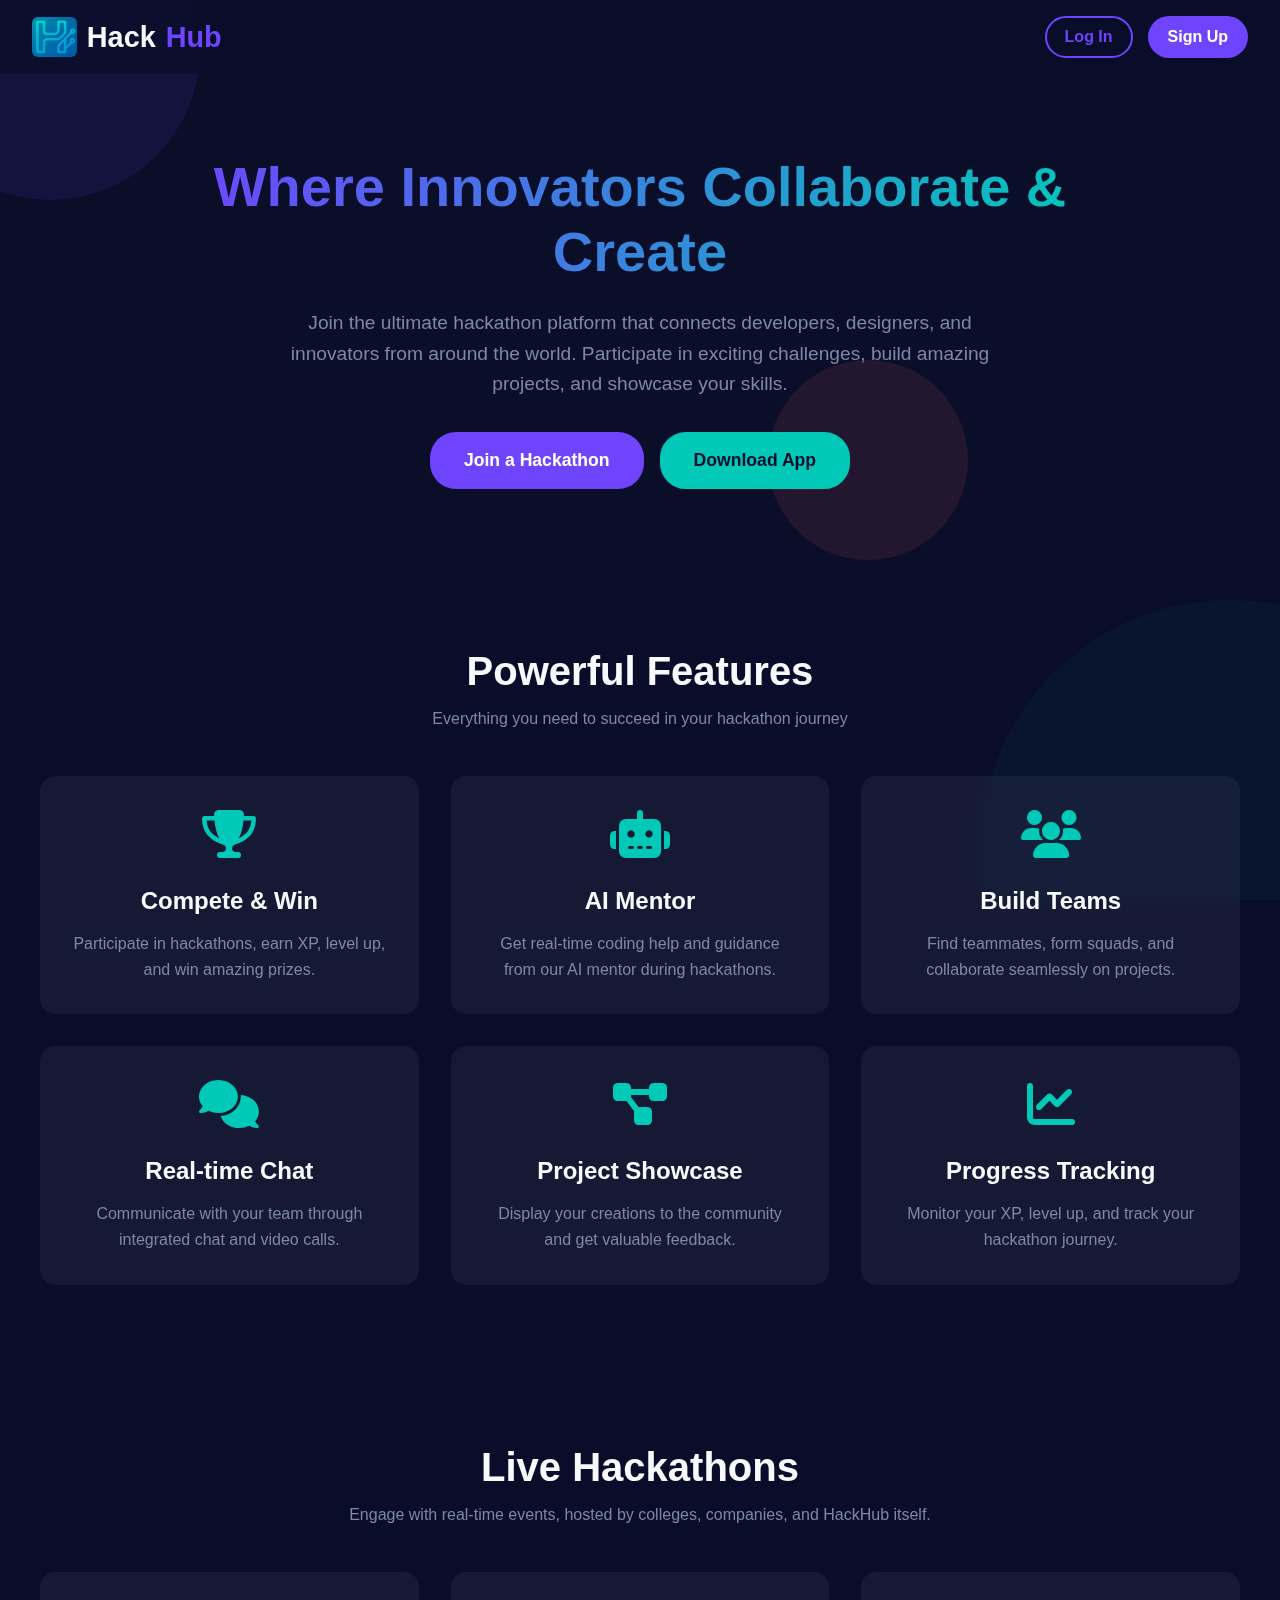
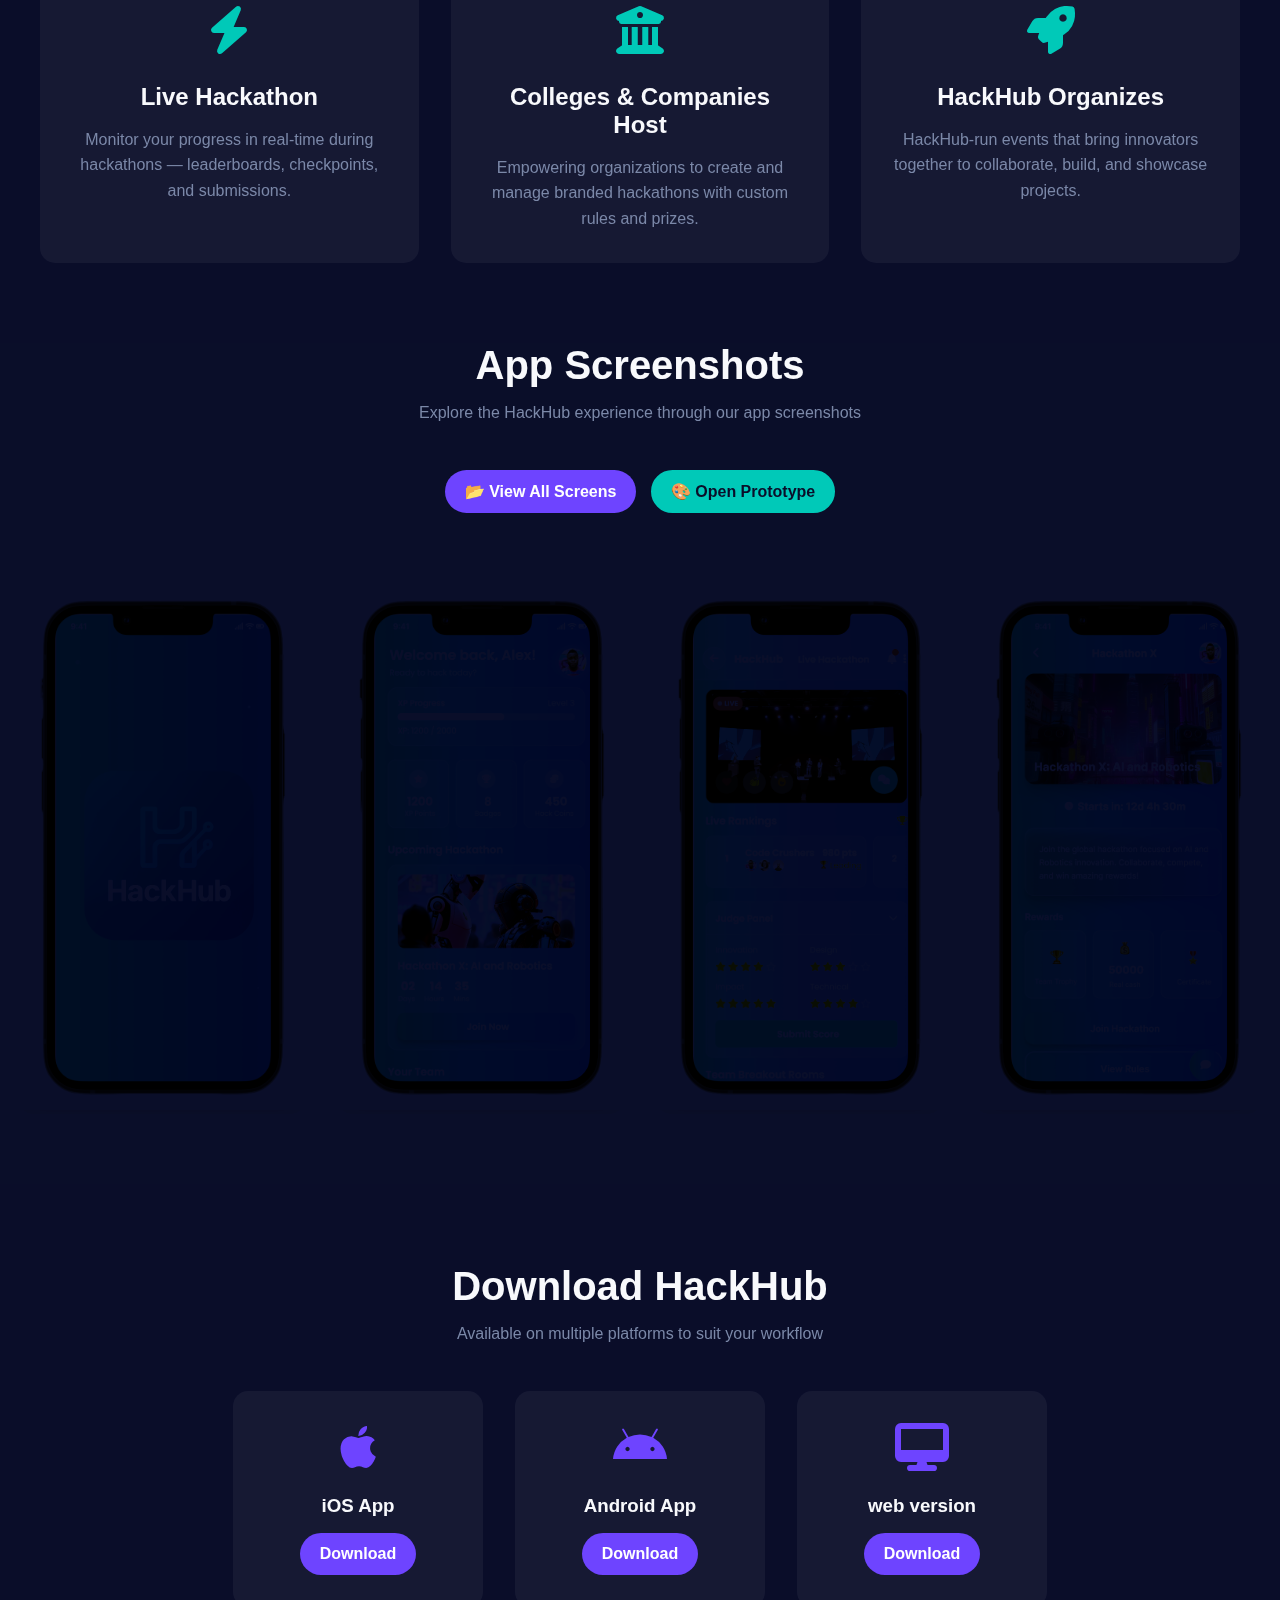
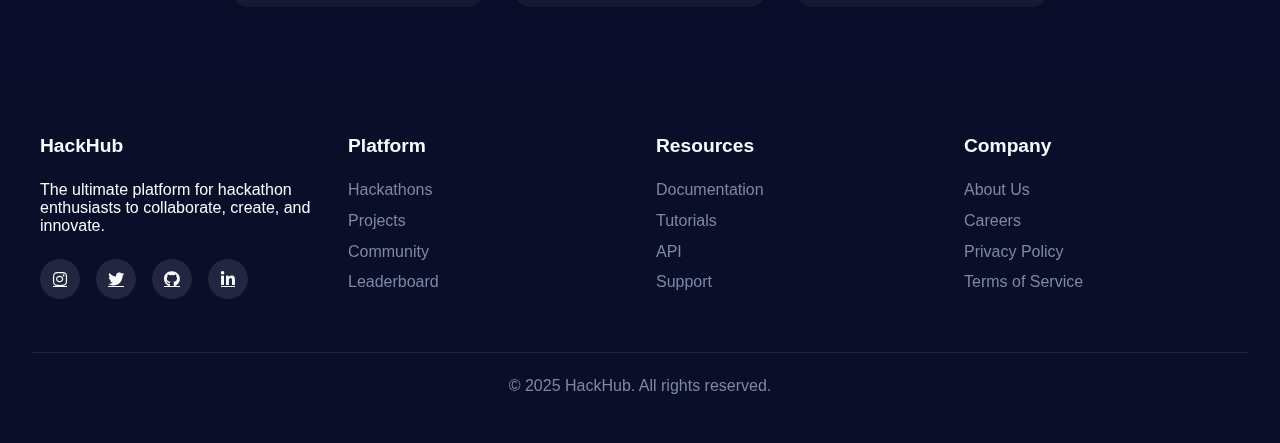
<file: index.html>
<!DOCTYPE html>
<html lang="en">
<head>
  <meta charset="UTF-8">
  <meta name="viewport" content="width=device-width, initial-scale=1.0, maximum-scale=1.0, user-scalable=no">

  <!-- Google Search Console Verification -->
  <meta name="google-site-verification" content="nk59UqVS5lPei_d_K3kQu-CgnUGGtVU1hQIScVWIwqo" />

  <!-- Title & SEO -->
  <title>HackHub - Where Innovators Collaborate</title>
  <meta name="description" content="HackHub is a hackathon platform by Bilson Digal. Discover hackathon events, build hackathon apps, and collaborate with innovators worldwide.">
  <meta name="keywords" content="Bilson Digal, Hackathon, Hackathon Event, Hackathon App, HackHub, Innovators">
  <meta name="author" content="Bilson Digal">

  <!-- Open Graph (Preview for social media) -->
  <meta property="og:title" content="HackHub - Where Innovators Collaborate">
  <meta property="og:description" content="HackHub is a hackathon platform by Bilson Digal. Discover hackathon events, build hackathon apps, and collaborate with innovators worldwide.">
  <meta property="og:url" content="https://bilsond58.github.io/Hackathon-new-/">
  <meta property="og:type" content="website">
  <meta property="og:image" content="https://bilsond58.github.io/Hackathon-new-/images/logo.png">

  <!-- Google Analytics (replace G-XXXXXXXXXX with your ID) -->
  <script async src="https://www.googletagmanager.com/gtag/js?id=G-XXXXXXXXXX"></script>
  <script>
    window.dataLayer = window.dataLayer || [];
    function gtag(){dataLayer.push(arguments);}
    gtag('js', new Date());
    gtag('config', 'G-XXXXXXXXXX');
  </script>

  <!-- Google AdSense (replace ca-pub-XXXXXXXXXXXX with your ID) -->
  <script data-ad-client="ca-pub-XXXXXXXXXXXX" async
    src="https://pagead2.googlesyndication.com/pagead/js/adsbygoogle.js"></script>

  <!-- Favicon -->
  <link rel="icon" type="image/png" href="images/logo.png">

  <!-- Styles -->
  <link rel="stylesheet" href="style.css">
  <link rel="stylesheet" href="https://cdnjs.cloudflare.com/ajax/libs/font-awesome/6.4.0/css/all.min.css">
</head>
<body>
  <!-- Animated Background -->
  <div class="background-animation">
    <div class="circle"></div>
    <div class="circle"></div>
    <div class="circle"></div>
  </div>

  <!-- Header -->
  <header>
    <div class="logo">
      <img src="images/logo.png" alt="logo, a stylized icon representing innovation and collaboration">
      Hack<span>Hub</span>
    </div>

    <div class="auth-buttons">
      <a href="login.html" class="btn btn-outline" id="loginBtn">Log In</a>
      <a href="signup.html" class="btn btn-primary" id="signupBtn">Sign Up</a>
      <!-- Profile Avatar (hidden by default) -->
      <a href="profile.html" id="profileBtn" class="avatar" style="display: none;">
        <span id="avatarInitial">U</span> </a> </div>

      

  </header>

  <!-- Hero Section -->
  <section class="hero">
    <h1>Where Innovators Collaborate & Create</h1>
    <p>Join the ultimate hackathon platform that connects developers, designers, and innovators from around the world. Participate in exciting challenges, build amazing projects, and showcase your skills.</p>
    <div class="hero-buttons">
      <a href="coming-soon.html" class="btn btn-primary btn-large">Join a Hackathon</a>
      <a href="coming-soon.html" class="btn btn-secondary btn-large">Download App</a>
    </div>
  </section>

  <!-- Features Section -->
  <section class="features">
    <div class="section-title">
      <h2>Powerful Features</h2>
      <p>Everything you need to succeed in your hackathon journey</p>
    </div>
    <div class="features-grid">
      <div class="feature-card">
        <div class="feature-icon"><i class="fas fa-trophy"></i></div>
        <h3>Compete & Win</h3>
        <p>Participate in hackathons, earn XP, level up, and win amazing prizes.</p>
      </div>
      <div class="feature-card">
        <div class="feature-icon"><i class="fas fa-robot"></i></div>
        <h3>AI Mentor</h3>
        <p>Get real-time coding help and guidance from our AI mentor during hackathons.</p>
      </div>
      <div class="feature-card">
        <div class="feature-icon"><i class="fas fa-users"></i></div>
        <h3>Build Teams</h3>
        <p>Find teammates, form squads, and collaborate seamlessly on projects.</p>
      </div>
      <div class="feature-card">
        <div class="feature-icon"><i class="fas fa-comments"></i></div>
        <h3>Real-time Chat</h3>
        <p>Communicate with your team through integrated chat and video calls.</p>
      </div>
      <div class="feature-card">
        <div class="feature-icon"><i class="fas fa-project-diagram"></i></div>
        <h3>Project Showcase</h3>
        <p>Display your creations to the community and get valuable feedback.</p>
      </div>
      <div class="feature-card">
        <div class="feature-icon"><i class="fas fa-chart-line"></i></div>
        <h3>Progress Tracking</h3>
        <p>Monitor your XP, level up, and track your hackathon journey.</p>
      </div>
    </div>
  </section>

  <!-- Live Hackathons Section -->
  <section class="features">
    <div class="section-title">
      <h2>Live Hackathons</h2>
      <p>Engage with real-time events, hosted by colleges, companies, and HackHub itself.</p>
    </div>
    <div class="features-grid">
      <div class="feature-card">
        <div class="feature-icon"><i class="fas fa-bolt"></i></div>
        <h3>Live Hackathon</h3>
        <p>Monitor your progress in real-time during hackathons — leaderboards, checkpoints, and submissions.</p>
      </div>
      <div class="feature-card">
        <div class="feature-icon"><i class="fas fa-university"></i></div>
        <h3>Colleges & Companies Host</h3>
        <p>Empowering organizations to create and manage branded hackathons with custom rules and prizes.</p>
      </div>
      <div class="feature-card">
        <div class="feature-icon"><i class="fas fa-rocket"></i></div>
        <h3>HackHub Organizes</h3>
        <p>HackHub-run events that bring innovators together to collaborate, build, and showcase projects.</p>
      </div>
    </div>
  </section>

  <!-- App Screenshots -->
  <section class="App Screendhots">
    <div class="section-title">
      <h2>App Screenshots</h2>
      <p>Explore the HackHub experience through our app screenshots</p>
    </div>
    <div class="screenshot-links" style="text-align:center; margin-top:20px;">
      <a href="https://drive.google.com/drive/folders/1ISqruEp16r0o3ZiMeb3THRw83L9IX_t4?usp=share_link" target="_blank" class="btn btn-primary" style="margin-right:10px;">📂 View All Screens</a>
      <a href="https://www.figma.com/proto/5ElvDatIzzz4LSKOq4l4Qy/Untitled?node-id=0-1&t=fASoQHqJ5v7cLvnf-1" target="_blank" class="btn btn-secondary">🎨 Open Prototype</a>
    </div>
    <div class="screenshot-gallery">
      <div class="screenshot-card"><img src="images/screenshot1.png" alt="Screenshot1"></div>
      <div class="screenshot-card"><img src="images/screenshot2.png" alt="Screenshot2"></div>
      <div class="screenshot-card"><img src="images/screenshot3.png" alt="Screenshot3"></div>
      <div class="screenshot-card"><img src="images/screenshot4.png" alt="Screenshot4"></div>
    </div>
  </section> 

  <!-- Download Section -->
  <section class="download">
    <div class="section-title">
      <h2>Download HackHub</h2>
      <p>Available on multiple platforms to suit your workflow</p>
    </div>
    <div class="download-options">
      <div class="download-card">
        <i class="fab fa-apple"></i>
        <h3>iOS App</h3>
        <a href="coming-soon.html" class="btn btn-primary">Download</a>
      </div>
      <div class="download-card">
        <i class="fab fa-android"></i>
        <h3>Android App</h3>
        <a href="coming-soon.html" class="btn btn-primary">Download</a>
      </div>
      <div class="download-card">
        <i class="fas fa-desktop"></i>
        <h3>web version</h3>
        <a href="coming-soon.html" class="btn btn-primary">Download</a>
      </div>
    </div>
  </section>

  <!-- Footer -->
  <footer>
    <div class="footer-content">
      <div class="footer-column">
        <h3>HackHub</h3>
        <p>The ultimate platform for hackathon enthusiasts to collaborate, create, and innovate.</p>
        <div class="social-icons">
          <a href="https://www.instagram.com/bilsonn_____?igsh=d2M5ZDR6Z280ZmN6" target="_blank"><i class="fab fa-instagram"></i></a>
          <a href="https://bilsond58.github.io/FasalHaat-project-/" target="_blank"><i class="fab fa-twitter"></i></a>
          <a href="https://github.com/Bilsond58" target="_blank"><i class="fab fa-github"></i></a>
          <a href="https://www.linkedin.com/in/bilson-digal-099853368/" target="_blank"><i class="fab fa-linkedin-in"></i></a>
        </div>
      </div>
      <div class="footer-column">
        <h3>Platform</h3>
        <ul>
          <li><a href="#">Hackathons</a></li>
          <li><a href="#">Projects</a></li>
          <li><a href="#">Community</a></li>
          <li><a href="#">Leaderboard</a></li>
        </ul>
      </div>
      <div class="footer-column">
        <h3>Resources</h3>
        <ul>
          <li><a href="#">Documentation</a></li>
          <li><a href="#">Tutorials</a></li>
          <li><a href="#">API</a></li>
          <li><a href="#">Support</a></li>
        </ul>
      </div>
      <div class="footer-column">
        <h3>Company</h3>
        <ul>
          <li><a href="#">About Us</a></li>
          <li><a href="#">Careers</a></li>
          <li><a href="#">Privacy Policy</a></li>
          <li><a href="#">Terms of Service</a></li>
        </ul>
      </div>
    </div>
    <div class="copyright">
      <p>&copy; 2025 HackHub. All rights reserved.</p>
    </div>
  </footer>

  <!-- Scripts -->
  <script src="script.js"></script>
  <script>
  document.addEventListener("DOMContentLoaded", () => {
    const isLoggedIn = localStorage.getItem("isLoggedIn");
    const userEmail = localStorage.getItem("userEmail");

    const loginBtn = document.getElementById("loginBtn");
    const signupBtn = document.getElementById("signupBtn");
    const profileBtn = document.getElementById("profileBtn");
    const avatarInitial = document.getElementById("avatarInitial");
    const profileMenu = document.querySelector(".profile-menu");
    const profileAvatar = document.getElementById("profileAvatar");
    const logoutLink = document.getElementById("logoutLink");

    if (isLoggedIn === "true" && userEmail) {
      if (loginBtn) loginBtn.style.display = "none";
      if (signupBtn) signupBtn.style.display = "none";
      if (profileBtn) profileBtn.style.display = "inline-flex";
      if (profileMenu) profileMenu.style.display = "block";

      const initial = userEmail.charAt(0).toUpperCase();
      if (avatarInitial) avatarInitial.textContent = initial;
      if (profileAvatar) profileAvatar.textContent = initial;
    }

    if (logoutLink) {
      logoutLink.addEventListener("click", (e) => {
        e.preventDefault();
        localStorage.removeItem("isLoggedIn");
        localStorage.removeItem("userEmail");
        window.location.reload();
      });
    }

    if (profileAvatar) {
      profileAvatar.addEventListener("click", () => {
        const dropdown = document.getElementById("profileDropdown");
        dropdown.classList.toggle("open");
      });
    }
  });
  </script>
</body>
</html>
<!-- Made with ❤️ by Bilson Digal -->
</file>
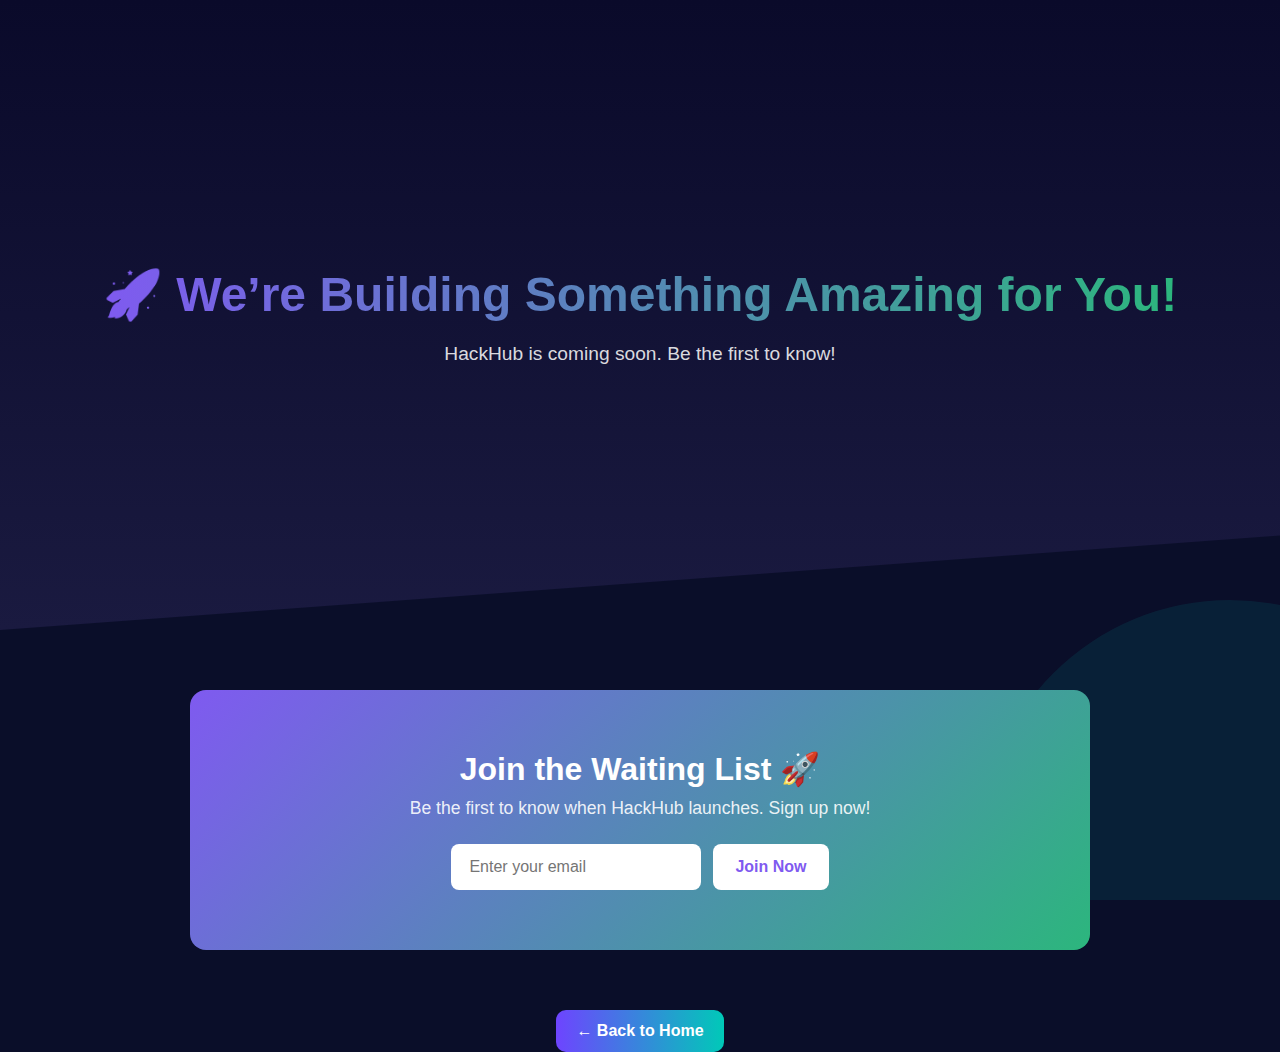
<file: coming-soon.html>
<!DOCTYPE html>
<html lang="en">
<head>
  <meta charset="UTF-8">
  <meta name="viewport" content="width=device-width, initial-scale=1.0">
  <title>HackHub – Coming Soon!</title>
  <link rel="stylesheet" href="style.css">
  <link rel="stylesheet" href="https://cdnjs.cloudflare.com/ajax/libs/font-awesome/6.4.0/css/all.min.css">
</head>
<body>

  <!-- Animated Background -->
  <div class="background-animation">
    <div class="circle"></div>
    <div class="circle"></div>
    <div class="circle"></div>
  </div>

  <!-- Coming Soon Header Section -->
<header class="coming-soon-hero">
  <div class="coming-soon-content">
    <h1>🚀 We’re Building Something Amazing for You!</h1>
    <p>HackHub is coming soon. Be the first to know!</p>
  </div>
</header>

  <!-- Waiting List Section -->
<section id="waiting-list" class="waiting-list">
  <h2>Join the Waiting List 🚀</h2>
  <p>Be the first to know when HackHub launches. Sign up now!</p>
  <form class="waiting-form">
    <input type="email" placeholder="Enter your email" required>
    <button type="submit">Join Now</button>
  </form>
</section>

  <!-- Footer Back Button -->
  <!-- Back to Home Button -->
<div class="back-home">
  <a href="index.html">← Back to Home</a>
</div>

</body>
</html>
</file>
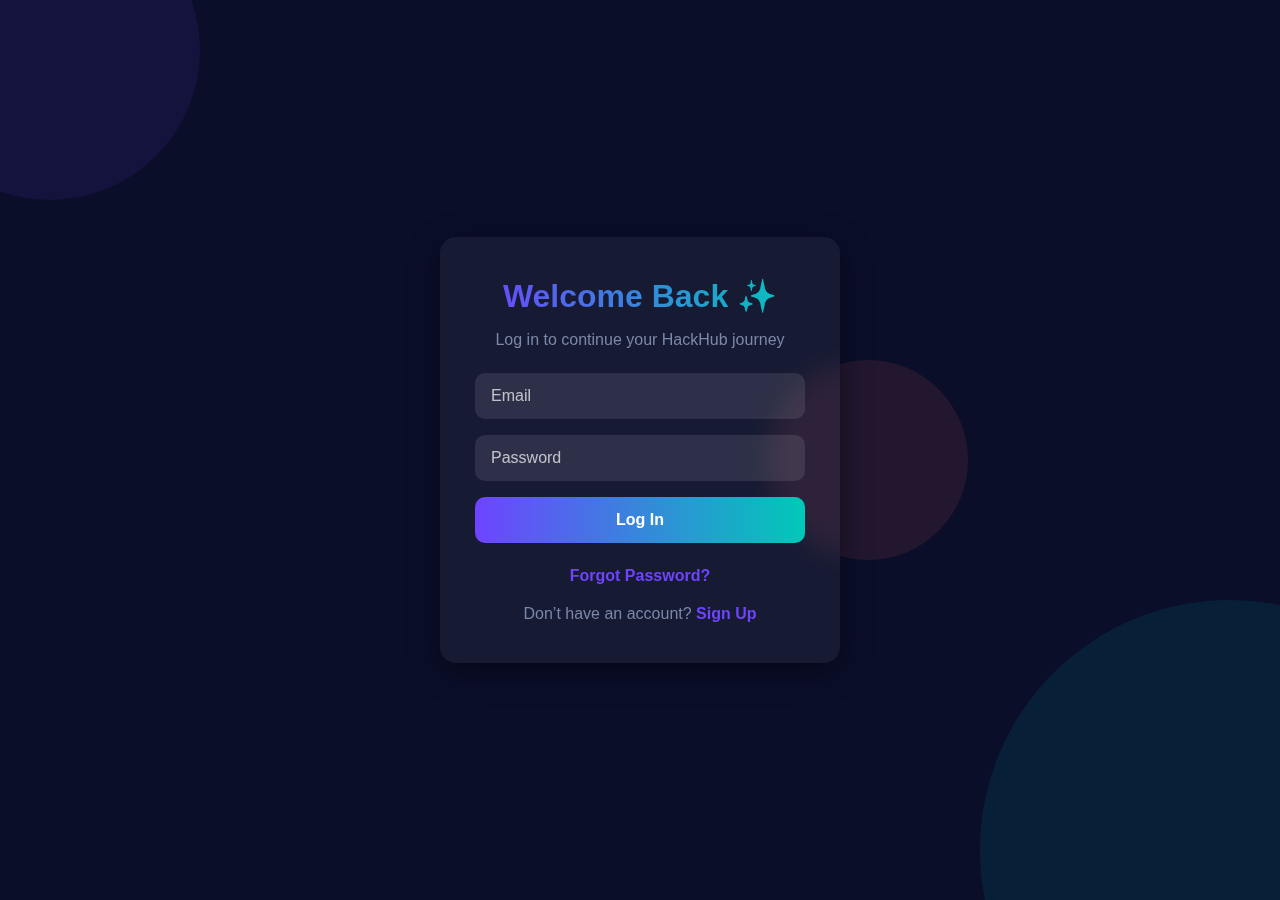
<file: login.html>
<!DOCTYPE html>
<html lang="en">
<head>
  <meta charset="UTF-8">
  <meta name="viewport" content="width=device-width, initial-scale=1.0">
  <title>HackHub - Login</title>
  <link rel="stylesheet" href="style.css">
</head>
<body>
  <!-- Background circles -->
  <div class="background-animation">
    <div class="circle"></div>
    <div class="circle"></div>
    <div class="circle"></div>
  </div>

  <!-- Center Wrapper -->
  <div class="auth-wrapper">
    <!-- Auth Box -->
    <div class="auth-box">
      <h1>Welcome Back ✨</h1>
      <p>Log in to continue your HackHub journey</p>

      <!-- ✅ Single Login Form -->
      <form id="login-form">
        <input type="email" name="Email" placeholder="Email" required>
        <input type="password" name="Password" placeholder="Password" required>
        <button type="submit">Log In</button>
      </form>

      <!-- Message box for success/error -->
      <p id="login-message"></p>

      <!-- 🔹 Extra links -->
      <div class="extra">
        <a href="forgot-password.html" class="btn-link">Forgot Password?</a>
      </div>
      <div class="extra">
        Don’t have an account? <a href="signup.html">Sign Up</a>
      </div>
    </div>
  </div>

  <!-- ✅ Script at the bottom -->
  <script>
  document.addEventListener("DOMContentLoaded", () => {
    const loginForm = document.getElementById("login-form");
    const loginMsg = document.getElementById("login-message");

    loginForm.addEventListener("submit", async (e) => {
      e.preventDefault();

      const formData = new FormData(loginForm);
      const data = Object.fromEntries(formData.entries());

      try {
        // Check login credentials in SheetDB
        const url = `https://sheetdb.io/api/v1/mla5x3b5pn874/search?Email=${encodeURIComponent(data.Email)}&Password=${encodeURIComponent(data.Password)}`;
        const res = await fetch(url);
        const result = await res.json();

        if (result.length > 0) {
          loginMsg.textContent = "✅ Login successful!";

          // Save login state
          localStorage.setItem("isLoggedIn", "true");
          localStorage.setItem("userEmail", data.Email);

          // Redirect to home
          window.location.href = "index.html";
        } else {
          loginMsg.textContent = "⚠️ Invalid email or password!";
        }
      } catch (err) {
        console.error(err);
        loginMsg.textContent = "⚠️ Error connecting to database.";
      }
    });
  });
  </script>
</body>
</html>
</file>
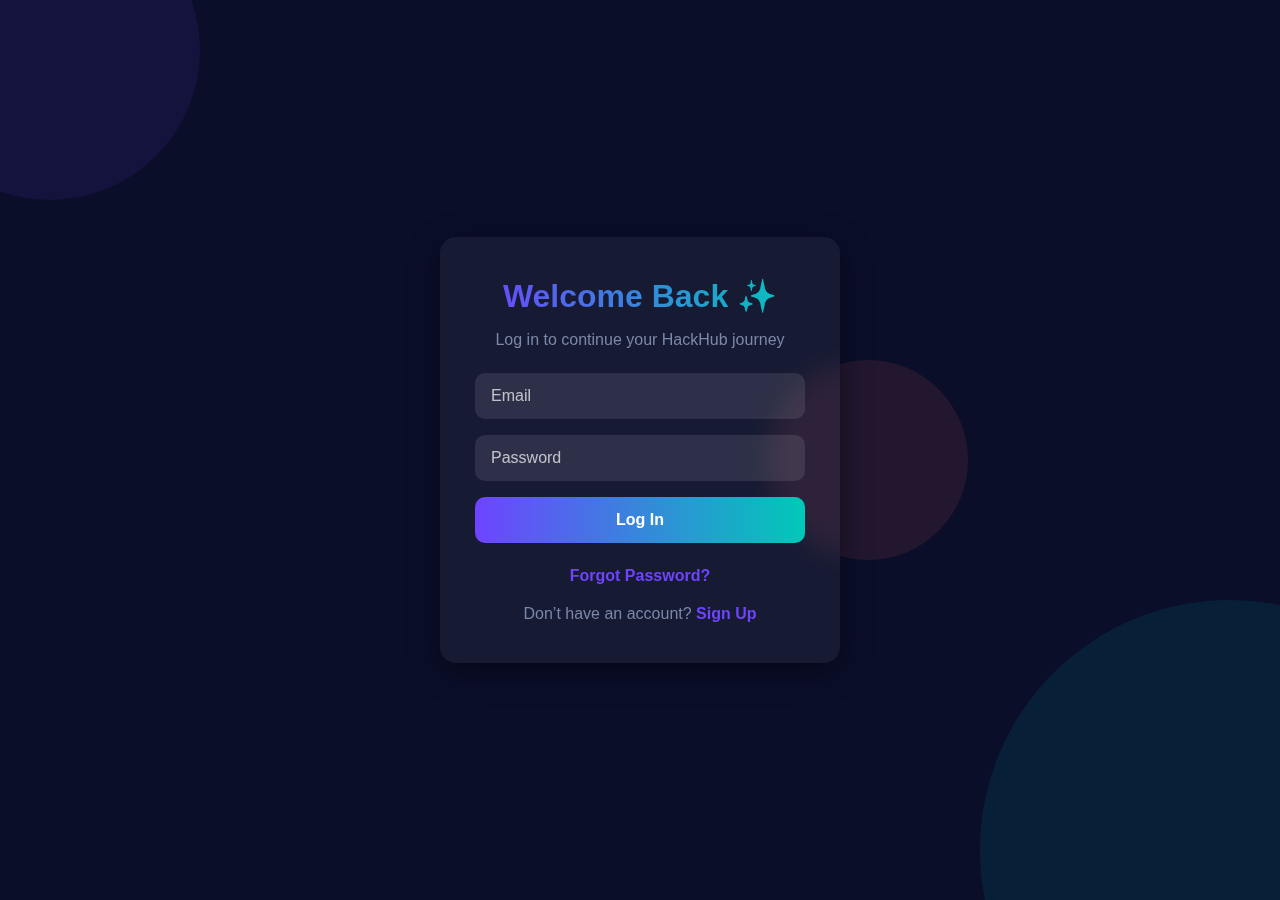
<file: profile.html>
<!DOCTYPE html>
<html lang="en">
<head>
  <meta charset="UTF-8">
  <meta name="viewport" content="width=device-width, initial-scale=1.0">
  <title>HackHub - Profile</title>
  <link rel="stylesheet" href="style.css">
</head>
<body>
  <!-- Background animation (reuse your circles) -->
  <div class="background-animation">
    <div class="circle"></div>
    <div class="circle"></div>
    <div class="circle"></div>
  </div>

  <!-- Profile Wrapper -->
  <div class="auth-wrapper">
    <div class="auth-box">
      <h1>My Profile 👤</h1>
      <p id="userEmail">Loading...</p>

      <!-- Logout button -->
      <button id="logoutBtn" class="btn btn-primary">Logout</button>

      <!-- Back to home -->
      <div class="extra">
        <a href="index.html">← Back to Home</a>
      </div>
    </div>
  </div>

  <!-- ✅ Single clean script -->
  <script>
    document.addEventListener("DOMContentLoaded", () => {
      const isLoggedIn = localStorage.getItem("isLoggedIn") === "true";
      const email = localStorage.getItem("userEmail");

      if (!isLoggedIn) {
        // If not logged in, redirect to login page
        window.location.href = "login.html";
        return;
      }

      // Show email
      document.getElementById("userEmail").textContent =
        "Logged in as: " + (email || "Unknown User");

      // Logout button
      document.getElementById("logoutBtn").addEventListener("click", () => {
        localStorage.removeItem("isLoggedIn");
        localStorage.removeItem("userEmail");
        window.location.href = "index.html"; // Redirect home
      });
    });
  </script>
</body>
</html>
</file>
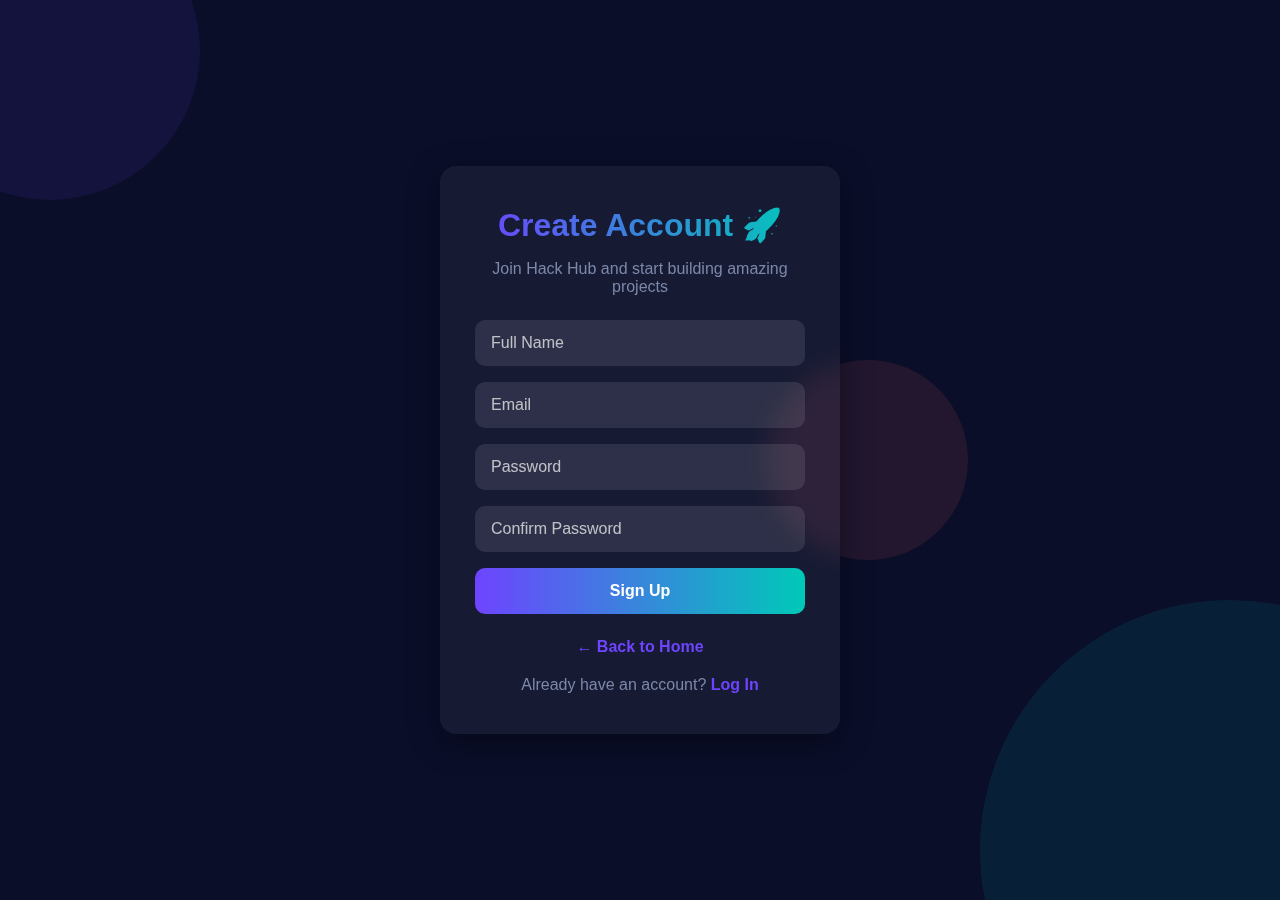
<file: signup.html>
<!DOCTYPE html>
<html lang="en">
<head>
  <meta charset="UTF-8">
  <meta name="viewport" content="width=device-width, initial-scale=1.0">
  <title>HackHub - Sign Up</title>
  <link rel="stylesheet" href="style.css">
</head>
<body>
  <!-- Background circles -->
  <div class="background-animation">
    <div class="circle"></div>
    <div class="circle"></div>
    <div class="circle"></div>
  </div>

  <!-- Center Wrapper -->
  <div class="auth-wrapper">
    <!-- Auth Box -->
    <div class="auth-box">
      <h1>Create Account 🚀</h1>
      <p>Join Hack Hub and start building amazing projects</p>

      <!-- ✅ Added form id + name attributes -->
      <form id="signup-form">
        <input type="text" name="Name" placeholder="Full Name" required>
        <input type="email" name="Email" placeholder="Email" required>
        <input type="password" name="Password" placeholder="Password" required>
        <input type="password" name="ConfirmPassword" placeholder="Confirm Password" required>
        
        <!-- Main Signup Button -->
        <button type="submit">Sign Up</button>
      </form>

      <!-- Message box for success/error -->
      <p id="signup-message"></p>

      <!-- Back to Home Button -->
      <div class="extra">
        <a href="index.html">← Back to Home</a>
      </div>

      <!-- Already have an account -->
      <div class="extra">
        Already have an account? <a href="login.html">Log In</a>
      </div>
    </div>
  </div>

  <script>
  const signupForm = document.getElementById("signup-form");
  const signupMsg = document.getElementById("signup-message");

  signupForm.addEventListener("submit", async (e) => {
    e.preventDefault();

    const formData = new FormData(signupForm);
    const data = Object.fromEntries(formData.entries());

    // ✅ Check if passwords match
    if (data.Password !== data.ConfirmPassword) {
      signupMsg.textContent = "⚠️ Passwords do not match!";
      return;
    }

    try {
      // ✅ SheetDB expects { "data": [ {...} ] }
      const res = await fetch("https://sheetdb.io/api/v1/mla5x3b5pn874", {
        method: "POST",
        headers: { "Content-Type": "application/json" },
        body: JSON.stringify({
          data: [
            {
              FullName: data.FullName,
              Email: data.Email,
              Password: data.Password
            }
          ]
        })
      });

      if (res.ok) {
        signupMsg.textContent = "✅ Signup successful!";
        signupForm.reset();
      } else {
        signupMsg.textContent = "⚠️ Error saving data.";
      }
    } catch (err) {
      console.error(err);
      signupMsg.textContent = "⚠️ Failed to connect to database.";
    }
  });
</script>
<script>
  // Smooth scroll to sections
  document.querySelectorAll('a[href^="#"]').forEach(anchor => {
    anchor.addEventListener("click", function (e) {
      e.preventDefault();
      const target = document.querySelector(this.getAttribute("href"));
      if (target) {
        target.scrollIntoView({ behavior: "smooth" });
      }
    });
  });

  // Scroll to waiting list section
  document.querySelectorAll(".join-waitlist").forEach(btn => {
    btn.addEventListener("click", () => {
      const waitingList = document.getElementById("waiting-list");
      if (waitingList) {
        waitingList.classList.add("active");
        waitingList.scrollIntoView({ behavior: "smooth" });
      }
    });
  });
</file>
<file: style.css>
/* ========== Reset & Theme ========== */
* {
  margin: 0;
  padding: 0;
  box-sizing: border-box;
  font-family: 'Segoe UI', Tahoma, Geneva, Verdana, sans-serif;
}
:root {
  --primary: #6e44ff;
  --secondary: #00c9b8;
  --dark: #0a0e29;
  --light: #f8f9fc;
  --gray: #7b88a8;
}
body {
  background-color: var(--dark);
  color: var(--light);
  overflow-x: hidden;
  position: relative;
}

/* ========== Animated Background ========== */
.background-animation {
  position: fixed;
  inset: 0;
  z-index: -1;
  overflow: hidden;
}
.circle {
  position: absolute;
  border-radius: 50%;
  opacity: 0.1;
  animation: float 15s infinite linear;
}
.circle:nth-child(1) {
  width: 300px; height: 300px;
  background: var(--primary);
  top: -100px; left: -100px;
  animation-duration: 25s;
}
.circle:nth-child(2) {
  width: 500px; height: 500px;
  background: var(--secondary);
  bottom: -200px; right: -200px;
  animation-delay: -5s; animation-duration: 30s;
}
.circle:nth-child(3) {
  width: 200px; height: 200px;
  background: #ff6b6b;
  top: 40%; left: 60%;
  animation-delay: -10s;
}
@keyframes float {
  0% { transform: translate(0,0) rotate(0deg); }
  50% { transform: translate(20px,20px) rotate(180deg); }
  100% { transform: translate(0,0) rotate(360deg); }
}

/* ========== Header ========== */
header {
  background-color: rgba(10, 14, 41, 0.8);
  backdrop-filter: blur(10px);
  padding: 1rem 2rem;
  position: sticky; top: 0;
  z-index: 100;
  display: flex;
  justify-content: space-between;
  align-items: center;
}
.logo {
  font-size: 1.8rem;
  font-weight: 700;
  color: var(--light);
  display: flex;
  align-items: center;
  gap: 10px;
}
.logo span { color: var(--primary); }
.logo img {
  height: 40px; width: auto;
  border-radius: 6px;
}

/* Header buttons */
.auth-buttons { display: flex; gap: 15px; }
.btn {
  display: inline-flex; align-items: center; justify-content: center;
  padding: 10px 18px; border-radius: 26px;
  font-weight: 700; text-decoration: none;
  transition: all .25s ease;
  border: 2px solid transparent;
}
.btn-primary { background: var(--primary); color: #fff; }
.btn-primary:hover { transform: translateY(-1px); }
.btn-outline { background: transparent; color: var(--primary); border-color: var(--primary); }
.btn-outline:hover { background: var(--primary); color: #fff; }

/* ========== Hero ========== */
.hero {
  padding: 5rem 2rem;
  text-align: center;
  max-width: 1000px;
  margin: 0 auto;
}
.hero h1 {
  font-size: 3.5rem;
  margin-bottom: 1.5rem;
  background: linear-gradient(90deg, var(--primary), var(--secondary));
  -webkit-background-clip: text;
  -webkit-text-fill-color: transparent;
}
.hero p {
  font-size: 1.2rem;
  color: var(--gray);
  margin-bottom: 2rem;
  max-width: 700px;
  margin-left: auto; margin-right: auto;
  line-height: 1.6;
}
.hero-buttons {
  display: flex; justify-content: center; gap: 1rem; margin-top: 2rem;
}
.btn-large { padding: 1rem 2rem; font-size: 1.1rem; }
.btn-secondary {
  background: var(--secondary); color: var(--dark); border: 2px solid var(--secondary);
}
.btn-secondary:hover { background: transparent; color: var(--secondary); }

/* ========== Features ========== */
.features {
  padding: 5rem 2rem;
  background: rgba(10, 14, 41, 0.6);
}
.section-title { text-align: center; margin-bottom: 3rem; }
.section-title h2 { font-size: 2.5rem; margin-bottom: 1rem; color: var(--light); }
.section-title p { color: var(--gray); max-width: 600px; margin: 0 auto; }
.features-grid {
  display: grid;
  grid-template-columns: repeat(auto-fit, minmax(300px, 1fr));
  gap: 2rem; max-width: 1200px; margin: 0 auto;
}
.feature-card {
  background: rgba(255,255,255,0.05);
  border-radius: 15px; padding: 2rem; text-align: center;
  transition: transform .3s; backdrop-filter: blur(10px);
}
.feature-card:hover { transform: translateY(-10px); }
.feature-icon { font-size: 3rem; margin-bottom: 1.5rem; color: var(--secondary); }
.feature-card h3 { font-size: 1.5rem; margin-bottom: 1rem; color: var(--light); }
.feature-card p { color: var(--gray); line-height: 1.6; }

/* ========== Screenshots ========== */
.screenshot-gallery {
  display: grid;
  grid-template-columns: repeat(auto-fit, minmax(260px, 1fr));
  gap: 35px; justify-items: center; align-items: center;
  padding: 70px 20px; background: transparent;
}
.screenshot-card { background: transparent; border-radius: 12px; overflow: hidden; position: relative; }
.screenshot-card::before, .screenshot-card::after { content: none; }
.screenshot-card img {
  width: 100%; height: auto; border-radius: 0; background: transparent;
  box-shadow: 0 8px 24px rgba(0,0,0,0.1);
  mix-blend-mode: multiply; filter: contrast(1.1) brightness(1.1);
}

/* ========== Download ========== */
.download {
  padding: 5rem 2rem; text-align: center;
  background: rgba(10, 14, 41, 0.6);
}
.download-content { max-width: 800px; margin: 0 auto; }
.download-options {
  display: flex; justify-content: center; gap: 2rem; margin-top: 3rem; flex-wrap: wrap;
}
.download-card {
  background: rgba(255,255,255,0.05); border-radius: 15px; padding: 2rem; width: 250px; backdrop-filter: blur(10px);
}
.download-card i { font-size: 3rem; margin-bottom: 1.5rem; color: var(--primary); }
.download-card h3 { margin-bottom: 1rem; color: var(--light); }

/* ========== Footer ========== */
footer {
  background: rgba(10, 14, 41, 0.9);
  padding: 3rem 2rem; text-align: center;
}
.footer-content {
  max-width: 1200px; margin: 0 auto;
  display: grid; grid-template-columns: repeat(auto-fit, minmax(250px, 1fr));
  gap: 2rem; text-align: left;
}
.footer-column h3 { color: var(--light); margin-bottom: 1.5rem; font-size: 1.2rem; }
.footer-column ul { list-style: none; }
.footer-column ul li { margin-bottom: .8rem; }
.footer-column ul li a { color: var(--gray); text-decoration: none; transition: color .3s; }
.footer-column ul li a:hover { color: var(--secondary); }
.social-icons { display: flex; gap: 1rem; margin-top: 1.5rem; }
.social-icons a {
  display: flex; align-items: center; justify-content: center;
  width: 40px; height: 40px; border-radius: 50%;
  background: rgba(255,255,255,0.1); color: var(--light); transition: all .3s;
}
.social-icons a:hover { background: var(--primary); transform: translateY(-5px); }
.copyright {
  margin-top: 3rem; padding-top: 1.5rem;
  border-top: 1px solid rgba(255,255,255,0.1); color: var(--gray);
}

/* ========== Chat ========== */
.chat-button {
  position: fixed; bottom: 25px; right: 25px;
  background: var(--primary); color: #fff; border-radius: 50%;
  width: 55px; height: 55px; display: flex; align-items: center; justify-content: center;
  font-size: 24px; cursor: pointer; box-shadow: 0 5px 15px rgba(0,0,0,0.3);
  z-index: 1000; transition: transform .25s ease, background .25s ease;
}
.chat-button:hover { background: var(--secondary); transform: scale(1.1); }

.chat-popup {
  position: fixed; bottom: 90px; right: 25px;
  width: 320px; max-width: calc(100% - 40px);
  background: rgba(10,14,41,0.95); color: #fff; border-radius: 12px;
  box-shadow: 0 8px 30px rgba(0,0,0,0.6);
  display: flex; flex-direction: column; overflow: hidden; z-index: 1000;

  /* animation states */
  opacity: 0; transform: translateY(20px) scale(0.98);
  pointer-events: none; transition: opacity .25s ease, transform .25s ease;
}
.chat-popup.show {
  opacity: 1; transform: translateY(0) scale(1); pointer-events: auto;
}

/* Waiting List Section */
.hero {
  padding: 5rem 2rem;
  text-align: center;
  max-width: 1000px;
  margin: 0 auto;
}

.waiting-list {
  margin: 20px auto;  /* reduce top margin */
}



.waiting-list {
  background: linear-gradient(135deg, #7f5af0, #2cb67d); /* purple → teal */
  padding: 60px 30px;
  border-radius: 16px;
  text-align: center;
  color: white;
  margin: 60px auto;
  max-width: 900px;
}

.waiting-list h2 {
  font-size: 2rem;
  font-weight: 700;
  margin-bottom: 10px;
}

.waiting-list p {
  font-size: 1.1rem;
  margin-bottom: 25px;
  color: rgba(255, 255, 255, 0.9);
}

/* Form */
.waiting-form {
  display: flex;
  justify-content: center;
  gap: 12px;
  flex-wrap: wrap; /* stack on small screens */
}

.waiting-form input {
  padding: 14px 18px;
  border: none;
  border-radius: 8px;
  outline: none;
  min-width: 250px;
  font-size: 1rem;
}

.waiting-form button {
  background: white;
  color: #7f5af0;
  font-weight: 600;
  border: none;
  border-radius: 8px;
  padding: 14px 22px;
  cursor: pointer;
  font-size: 1rem;
  transition: all 0.3s ease;
}

.waiting-form button:hover {
  background: #f0f0f0;
  color: #2cb67d;
}
/* Hero Section */
.coming-soon-hero {
  min-height: 70vh;
  display: flex;
  flex-direction: column;
  justify-content: center;
  align-items: center;
  text-align: center;
  padding: 30px 10px;
  background: linear-gradient(180deg, #0a0a2a, #1a1a40);
  position: relative;
  clip-path: polygon(0 0, 100% 0, 100% 85%, 0 100%); /* diagonal cut */
}

.coming-soon-hero {
  min-height: 70vh;              /* smaller than full screen */
  display: flex;
  flex-direction: column;
  justify-content: center;
  align-items: center;
  text-align: center;
  padding: 30px 10px;            /* spacing */
  
}

.coming-soon-hero h1 {
  font-size: 3rem;
  font-weight: 800;
  background: linear-gradient(90deg, #7f5af0, #2cb67d);
  -webkit-background-clip: text;
  -webkit-text-fill-color: transparent;
  margin-bottom: 20px;
}

.coming-soon-hero p {
  font-size: 1.2rem;
  color: rgba(255, 255, 255, 0.85);
}


.coming-soon-hero p {
  font-size: 1.2rem;
  color: rgba(255, 255, 255, 0.85);
}

.back-home {
  margin-top: 1rem;
  text-align: center;   /* ✅ center the button */
}

.back-home a {
  display: inline-block;  /* ✅ so it centers properly */
  padding: 12px 20px;
  border-radius: 10px;
  font-size: 1rem;
  font-weight: 600;
  text-decoration: none;
  background: linear-gradient(90deg, var(--primary), var(--secondary));
  color: #fff;
  transition: all 0.3s ease;
}

.back-home a:hover {
  transform: translateY(-2px);
  box-shadow: 0 8px 20px rgba(0,0,0,0.5);
}


/* ========== Auth Box (shared by Login & Sign Up) ========== */
/* ========== Auth Box (shared by Login & Sign Up) ========== */
.auth-box {
  position: relative;   /* ✅ fix */
  z-index: 1;
  background: rgba(255,255,255,0.05);
  backdrop-filter: blur(12px);
  border-radius: 16px;
  padding: 40px 35px;
  max-width: 400px;
  width: 90%;
  text-align: center;
  box-shadow: 0 8px 32px rgba(0,0,0,0.4);
  animation: fadeUp 1s ease;
}

/* Center wrapper for login/signup */
.auth-wrapper {
  display: flex;
  justify-content: center;
  align-items: center;
  min-height: 100vh;   /* full screen height */
  padding: 20px;
}

.auth-box {
  position: centered;
  z-index: 1;
  background: rgba(255,255,255,0.05);
  backdrop-filter: blur(12px);
  border-radius: 16px;
  padding: 40px 35px;
  max-width: 400px;
  width: 90%;
  text-align: center;
  box-shadow: 0 8px 32px rgba(0,0,0,0.4);
  animation: fadeUp 1s ease;
}

.auth-box h1 {
  font-size: 2rem;
  margin-bottom: 1rem;
  background: linear-gradient(90deg, var(--primary), var(--secondary));
  -webkit-background-clip: text;
  -webkit-text-fill-color: transparent;
}

.auth-box p {
  color: var(--gray);
  margin-bottom: 1.5rem;
}

.auth-box input {
  width: 100%;
  padding: 14px 16px;
  margin-bottom: 1rem;
  border-radius: 10px;
  border: none;
  outline: none;
  background: rgba(255,255,255,0.1);
  color: #fff;
  font-size: 1rem;
}

.auth-box input::placeholder {
  color: rgba(255,255,255,0.7);
}

.auth-box button {
  width: 100%;
  padding: 14px;
  border: none;
  border-radius: 10px;
  font-size: 1rem;
  font-weight: 600;
  cursor: pointer;
  background: linear-gradient(90deg, var(--primary), var(--secondary));
  color: #fff;
  transition: all 0.3s ease;
}

.auth-box button:hover {
  transform: translateY(-2px);
  box-shadow: 0 8px 20px rgba(0,0,0,0.5);
}

.auth-box .extra {
  margin-top: 1.2rem;
  color: var(--gray);
}

.auth-box .extra a {
  color: var(--primary);
  text-decoration: none;
  font-weight: 600;
}

.auth-box .extra a:hover {
  color: var(--secondary);
}
/* Center wrapper for login/signup */
.auth-wrapper {
  display: flex;
  justify-content: center;
  align-items: center;
  min-height: 100vh;   /* full screen */
  padding: 20px;
}
@keyframes fadeUp {
  0% { opacity: 0; transform: translateY(20px); }
  100% { opacity: 1; transform: translateY(0); }
}
/* Back to Home button */
.back-home {
  margin-top: 1rem;
}

.back-home a {
  display: inline-block;
  padding: 12px 20px;
  border-radius: 10px;
  font-size: 1rem;
  font-weight: 600;
  text-decoration: none;
  background: linear-gradient(90deg, var(--primary), var(--secondary));
  color: #fff;
  transition: all 0.3s ease;
}

.back-home a:hover {
  transform: translateY(-2px);
  box-shadow: 0 8px 20px rgba(0,0,0,0.5);
}


/* ========== Responsive ========== */
@media (max-width: 768px) {
  .hero h1 { font-size: 2.5rem; }
  .hero-buttons { flex-direction: column; align-items: center; }
}
</file>
